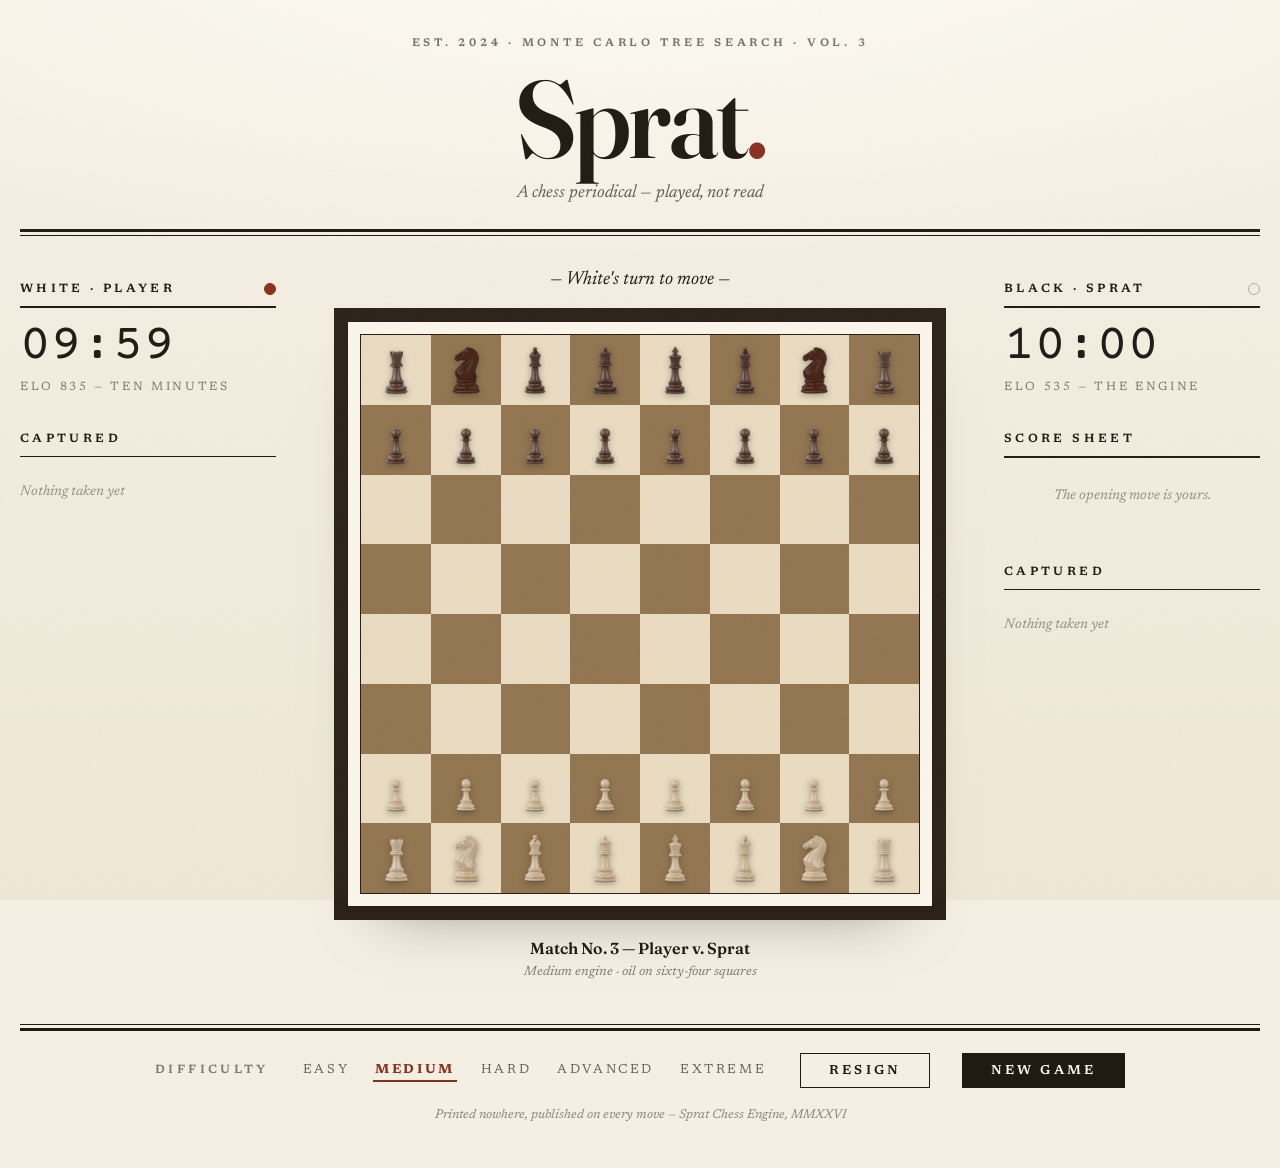
<file: index.html>
<!doctype html>
<html lang="en">
  <head>
    <meta charset="UTF-8" />
    <link rel="icon" type="image/png" href="./favicon.png" />
    <meta name="viewport" content="width=device-width, initial-scale=1.0" />
    <title>Sprat — A Chess Periodical</title>
    <link rel="preconnect" href="https://fonts.googleapis.com" />
    <link rel="preconnect" href="https://fonts.gstatic.com" crossorigin />
    <link
      href="https://fonts.googleapis.com/css2?family=Courier+Prime:wght@400;700&family=Fraunces:ital,opsz,wght@0,9..144,300..900;1,9..144,300..900&family=Newsreader:ital,opsz,wght@0,6..72,300..700;1,6..72,300..700&display=swap"
      rel="stylesheet"
    />
    <script type="module" crossorigin src="./assets/index-D6IhdgIX.js"></script>
    <link rel="stylesheet" crossorigin href="./assets/index-BWhqrJd7.css">
  </head>
  <body>
    <div id="root"></div>
  </body>
</html>
</file>
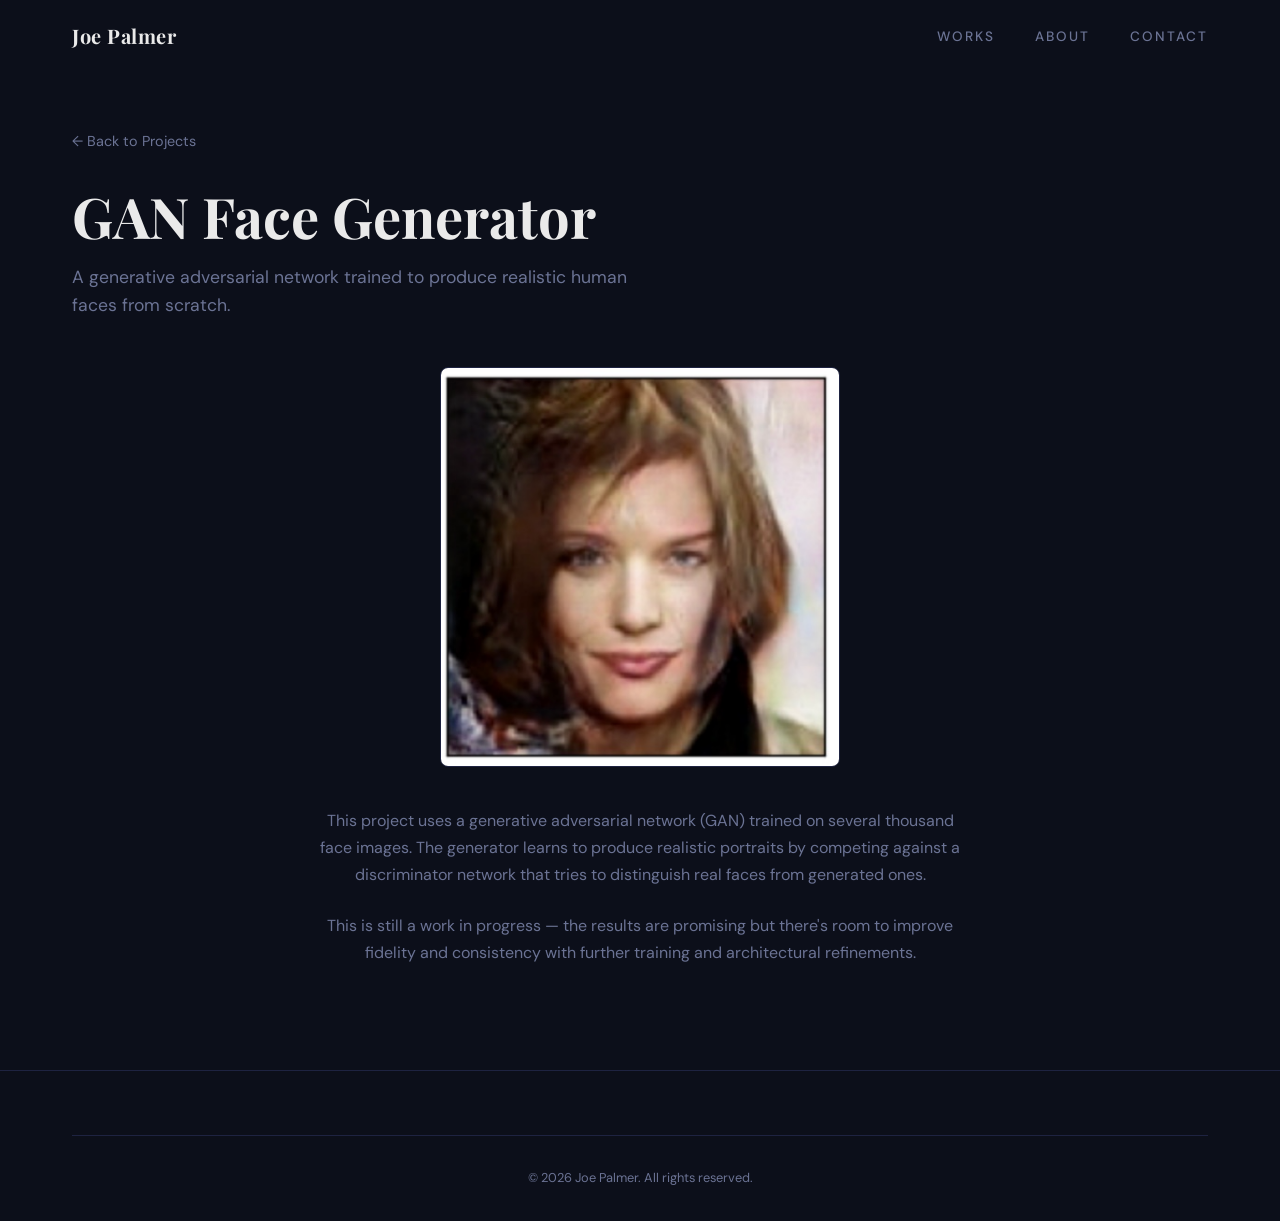
<file: projects/gan.html>
<!DOCTYPE html>
<html lang="en">
<head>
    <meta charset="UTF-8">
    <meta name="viewport" content="width=device-width, initial-scale=1.0">
    <title>GAN Face Generator — Joe Palmer</title>
    <link rel="preconnect" href="https://fonts.googleapis.com">
    <link rel="preconnect" href="https://fonts.gstatic.com" crossorigin>
    <link href="https://fonts.googleapis.com/css2?family=DM+Sans:wght@400;500;700&family=Playfair+Display:wght@700&display=swap" rel="stylesheet">
    <link rel="stylesheet" href="../css/style.css">
    <style>
        .gan-image {
            max-width: 400px;
            border-radius: 8px;
            border: 1px solid var(--border);
        }
        .project-content {
            max-width: 640px;
            margin: 0 auto;
            text-align: center;
        }
        .project-content p {
            color: var(--text-secondary);
            line-height: 1.7;
            margin-bottom: 1.5rem;
        }
    </style>
</head>
<body>

<!-- Navigation -->
<nav class="nav scrolled" id="nav">
    <div class="container">
        <a href="../index.html" class="nav-logo">Joe Palmer</a>
        <button class="nav-toggle" id="navToggle" aria-label="Toggle navigation">
            <span></span><span></span><span></span>
        </button>
        <ul class="nav-links" id="navLinks">
            <li><a href="../index.html#works">Works</a></li>
            <li><a href="../index.html#about">About</a></li>
            <li><a href="../index.html#contact">Contact</a></li>
        </ul>
    </div>
</nav>

<!-- Project Header -->
<section class="project-hero">
    <div class="container">
        <a href="../index.html#personal" class="back-link">&larr; Back to Projects</a>
        <h1>GAN Face Generator</h1>
        <p>A generative adversarial network trained to produce realistic human faces from scratch.</p>
    </div>
</section>

<!-- Project Content -->
<section class="project-embed">
    <div class="container">
        <div class="project-content">
            <img src="images/Gan_1.png" alt="GAN-generated face" class="gan-image">
            <p style="margin-top: 2rem;">This project uses a generative adversarial network (GAN) trained on several thousand face images. The generator learns to produce realistic portraits by competing against a discriminator network that tries to distinguish real faces from generated ones.</p>
            <p>This is still a work in progress — the results are promising but there's room to improve fidelity and consistency with further training and architectural refinements.</p>
        </div>
    </div>
</section>

<!-- Footer -->
<footer class="footer">
    <div class="container">
        <div class="footer-bottom">
            &copy; 2026 Joe Palmer. All rights reserved.
        </div>
    </div>
</footer>

<script>
    // Page entrance fade
    document.addEventListener('DOMContentLoaded', function() {
        document.body.classList.add('loaded');
    });

    // Nav scroll effect
    var nav = document.getElementById('nav');
    window.addEventListener('scroll', function() {
        nav.classList.toggle('scrolled', window.scrollY > 50);
    });

    // Mobile nav toggle
    var toggle = document.getElementById('navToggle');
    var links = document.getElementById('navLinks');
    toggle.addEventListener('click', function() {
        links.classList.toggle('open');
    });
</script>
</body>
</html>
</file>
<file: assets/index-BWhqrJd7.css>
:root{font-family:Newsreader,Georgia,Times New Roman,serif;line-height:1.5;font-weight:400;color-scheme:light;color:#211a12;background-color:#f4efe3;font-synthesis:none;text-rendering:optimizeLegibility;-webkit-font-smoothing:antialiased;-moz-osx-font-smoothing:grayscale}body{margin:0;min-width:320px;min-height:100vh;overflow-x:hidden;background-color:#f4efe3;background-image:radial-gradient(ellipse 120% 60% at 50% -10%,#fffdf6e6,#f4efe300 70%),linear-gradient(180deg,#f6f1e6,#efe8d8);background-attachment:fixed}body:after{content:"";position:fixed;top:0;right:0;bottom:0;left:0;pointer-events:none;z-index:2000;background-image:url("data:image/svg+xml,%3Csvg xmlns='http://www.w3.org/2000/svg' width='180' height='180'%3E%3Cfilter id='n'%3E%3CfeTurbulence type='fractalNoise' baseFrequency='0.85' numOctaves='2' stitchTiles='stitch'/%3E%3CfeColorMatrix type='saturate' values='0'/%3E%3CfeComponentTransfer%3E%3CfeFuncA type='linear' slope='0.045'/%3E%3C/feComponentTransfer%3E%3C/filter%3E%3Crect width='100%25' height='100%25' filter='url(%23n)'/%3E%3C/svg%3E")}::selection{background:#8a2f1d;color:#faf6ec}button{font-family:inherit}@keyframes rise{0%{opacity:0;transform:translateY(16px)}to{opacity:1;transform:translateY(0)}}*::-webkit-scrollbar{width:8px}*::-webkit-scrollbar-track{background:transparent}*::-webkit-scrollbar-thumb{background:#211a1240}*::-webkit-scrollbar-thumb:hover{background:#211a1273}
</file>
<file: css/style.css>
/* =============================================
   Design System & Variables
   ============================================= */
:root {
    --bg: #0c0f1a;
    --surface: #141829;
    --surface-hover: #1c2240;
    --accent: #e94560;
    --text: #eaeaea;
    --text-secondary: #6b7394;
    --border: #1e2341;
    --max-width: 1200px;
}

/* =============================================
   Reset & Base
   ============================================= */
*, *::before, *::after {
    margin: 0;
    padding: 0;
    box-sizing: border-box;
}

html {
    scroll-behavior: smooth;
}

body {
    font-family: 'DM Sans', sans-serif;
    background-color: var(--bg);
    color: var(--text);
    line-height: 1.6;
    -webkit-font-smoothing: antialiased;
    opacity: 0;
    transition: opacity 0.6s ease;
}

body.loaded {
    opacity: 1;
}

a {
    color: inherit;
    text-decoration: none;
}

img {
    max-width: 100%;
}

.container {
    max-width: var(--max-width);
    margin: 0 auto;
    padding: 0 2rem;
}

/* =============================================
   Typography
   ============================================= */
h1, h2, h3 {
    font-family: 'Playfair Display', serif;
    font-weight: 700;
    line-height: 1.1;
}

/* =============================================
   Navigation
   ============================================= */
.nav {
    position: fixed;
    top: 0;
    left: 0;
    right: 0;
    z-index: 100;
    padding: 1.25rem 0;
    transition: background-color 0.3s ease, backdrop-filter 0.3s ease;
}

.nav.scrolled {
    background-color: rgba(12, 15, 26, 0.85);
    backdrop-filter: blur(12px);
    -webkit-backdrop-filter: blur(12px);
    border-bottom: 1px solid var(--border);
}

.nav .container {
    display: flex;
    justify-content: space-between;
    align-items: center;
}

.nav-logo {
    font-family: 'Playfair Display', serif;
    font-size: 1.25rem;
    font-weight: 700;
    letter-spacing: 0.5px;
}

.nav-links {
    display: flex;
    gap: 2.5rem;
    list-style: none;
}

.nav-links a {
    font-size: 0.85rem;
    font-weight: 500;
    letter-spacing: 2px;
    text-transform: uppercase;
    color: var(--text-secondary);
    transition: color 0.3s ease;
    position: relative;
}

.nav-links a::after {
    content: '';
    position: absolute;
    bottom: -4px;
    left: 0;
    width: 100%;
    height: 1px;
    background: var(--accent);
    transform: scaleX(0);
    transform-origin: left;
    transition: transform 0.3s cubic-bezier(0.16, 1, 0.3, 1);
}

.nav-links a:hover {
    color: var(--text);
}

.nav-links a:hover::after {
    transform: scaleX(1);
}

/* =============================================
   Hero Section
   ============================================= */
.hero {
    min-height: 100vh;
    display: flex;
    align-items: center;
    position: relative;
    overflow: hidden;
}

.hero-content {
    position: relative;
    z-index: 2;
}

.hero h1 {
    font-size: clamp(3rem, 8vw, 6rem);
    color: var(--text);
    margin-bottom: 1rem;
}

.hero h1 .accent {
    color: var(--accent);
}

.hero-tagline {
    font-size: clamp(1rem, 2vw, 1.25rem);
    color: var(--text-secondary);
    max-width: 500px;
}

.hero-bg {
    position: absolute;
    top: 0;
    left: 0;
    right: 0;
    bottom: 0;
    z-index: 1;
    overflow: hidden;
}

.hero-bg .shape {
    position: absolute;
    border-radius: 50%;
    filter: blur(80px);
    opacity: 0.15;
    animation: float 8s ease-in-out infinite;
}

.hero-bg .shape-1 {
    width: 500px;
    height: 500px;
    background: var(--accent);
    top: -10%;
    right: -5%;
}

.hero-bg .shape-2 {
    width: 350px;
    height: 350px;
    background: #4a5cdb;
    bottom: 10%;
    right: 20%;
    animation-delay: -4s;
}

@keyframes float {
    0%, 100% { transform: translateY(0); }
    50% { transform: translateY(-30px); }
}

.scroll-indicator {
    position: absolute;
    bottom: 2.5rem;
    left: 50%;
    transform: translateX(-50%);
    z-index: 2;
    display: flex;
    flex-direction: column;
    align-items: center;
    gap: 0.5rem;
    color: var(--text-secondary);
    font-size: 0.75rem;
    letter-spacing: 2px;
    text-transform: uppercase;
    animation: pulse 2s ease-in-out infinite;
    transition: opacity 0.6s ease;
}

.scroll-indicator.hidden {
    opacity: 0;
    pointer-events: none;
    animation: none;
}

.scroll-indicator span {
    display: block;
    width: 1px;
    height: 40px;
    background: linear-gradient(to bottom, var(--text-secondary), transparent);
}

@keyframes pulse {
    0%, 100% { opacity: 1; }
    50% { opacity: 0.4; }
}

/* =============================================
   Section Shared
   ============================================= */
.section {
    padding: 7rem 0;
}

.section-header {
    margin-bottom: 3.5rem;
}

.section-label {
    font-size: 0.8rem;
    letter-spacing: 3px;
    text-transform: uppercase;
    color: var(--accent);
    margin-bottom: 0.75rem;
}

.section-title {
    font-size: clamp(2rem, 4vw, 2.75rem);
}

/* =============================================
   Projects Grid
   ============================================= */
.projects-grid {
    display: grid;
    grid-template-columns: repeat(3, 1fr);
    gap: 2rem;
}

.project-card {
    background: var(--surface);
    border: 1px solid var(--border);
    border-radius: 16px;
    padding: 2rem;
    display: flex;
    flex-direction: column;
    gap: 1rem;
    transition: transform 0.35s ease, box-shadow 0.35s ease, background-color 0.35s ease;
}

.project-card:hover {
    transform: translateY(-6px);
    box-shadow: 0 20px 50px rgba(0, 0, 0, 0.4);
    background-color: var(--surface-hover);
}

@keyframes fadeInUp {
    from {
        opacity: 0;
        transform: translateY(30px);
    }
    to {
        opacity: 1;
        transform: translateY(0);
    }
}

/* =============================================
   Scroll Reveal System
   ============================================= */
.reveal {
    opacity: 0;
    transform: translateY(30px);
    transition: opacity 0.8s cubic-bezier(0.16, 1, 0.3, 1),
                transform 0.8s cubic-bezier(0.16, 1, 0.3, 1);
}

.reveal.revealed {
    opacity: 1;
    transform: translateY(0);
}

.projects-grid .reveal:nth-child(1) { transition-delay: 0s; }
.projects-grid .reveal:nth-child(2) { transition-delay: 0.1s; }
.projects-grid .reveal:nth-child(3) { transition-delay: 0.15s; }
.projects-grid .reveal:nth-child(4) { transition-delay: 0.2s; }

.card-number {
    font-family: 'Playfair Display', serif;
    font-size: 2.5rem;
    font-weight: 700;
    color: var(--accent);
    line-height: 1;
}

.card-category {
    font-size: 0.7rem;
    letter-spacing: 3px;
    text-transform: uppercase;
    color: var(--text-secondary);
}

.card-title {
    font-size: 1.5rem;
    font-family: 'Playfair Display', serif;
}

.card-desc {
    font-size: 0.95rem;
    color: var(--text-secondary);
    line-height: 1.6;
}

.card-tags {
    display: flex;
    flex-wrap: wrap;
    gap: 0.5rem;
    margin-top: auto;
}

.tag {
    font-size: 0.7rem;
    padding: 0.3rem 0.75rem;
    border-radius: 100px;
    background: rgba(233, 69, 96, 0.1);
    color: var(--accent);
    letter-spacing: 0.5px;
}

.card-link {
    display: inline-flex;
    align-items: center;
    gap: 0.5rem;
    font-size: 0.9rem;
    font-weight: 500;
    color: var(--text);
    margin-top: 0.5rem;
    transition: color 0.3s ease, gap 0.3s ease;
}

.card-link:hover {
    color: var(--accent);
    gap: 0.75rem;
}

/* =============================================
   About Section
   ============================================= */
.about-grid {
    display: grid;
    grid-template-columns: 1fr 1fr;
    gap: 4rem;
    align-items: start;
}

.about-text p {
    color: var(--text-secondary);
    font-size: 1.05rem;
    line-height: 1.8;
    margin-bottom: 1.5rem;
}

.skills-list {
    display: flex;
    flex-wrap: wrap;
    gap: 0.6rem;
}

.skill-pill {
    font-size: 0.8rem;
    padding: 0.4rem 1rem;
    border-radius: 100px;
    border: 1px solid var(--border);
    color: var(--text-secondary);
    opacity: 0;
    transform: translateY(10px);
    transition: opacity 0.4s ease, transform 0.4s ease,
                border-color 0.3s ease, color 0.3s ease;
}

.skill-pill.revealed {
    opacity: 1;
    transform: translateY(0);
}

.skill-pill:hover {
    border-color: var(--accent);
    color: var(--text);
}

.about-decoration {
    display: flex;
    justify-content: center;
    align-items: center;
    min-height: 300px;
}

.decoration-box {
    width: 250px;
    height: 250px;
    border: 2px solid var(--border);
    border-radius: 24px;
    position: relative;
    display: flex;
    justify-content: center;
    align-items: center;
}

.decoration-box::before {
    content: '';
    position: absolute;
    inset: -20px;
    border: 1px solid var(--border);
    border-radius: 32px;
    opacity: 0.5;
}

.decoration-box .initials {
    font-family: 'Playfair Display', serif;
    font-size: 4rem;
    font-weight: 700;
    color: var(--accent);
    opacity: 0.3;
}

/* =============================================
   Footer / Contact
   ============================================= */
.footer {
    border-top: 1px solid var(--border);
    padding: 4rem 0 2rem;
}

.footer-content {
    display: flex;
    justify-content: space-between;
    align-items: start;
    margin-bottom: 3rem;
}

.footer-title {
    font-size: 1.5rem;
    font-family: 'Playfair Display', serif;
    margin-bottom: 0.5rem;
}

.footer-subtitle {
    color: var(--text-secondary);
    font-size: 0.95rem;
}

.footer-links {
    display: flex;
    gap: 2rem;
}

.footer-links a {
    color: var(--text-secondary);
    font-size: 0.9rem;
    transition: color 0.3s ease;
}

.footer-links a:hover {
    color: var(--accent);
}

.footer-bottom {
    text-align: center;
    padding-top: 2rem;
    border-top: 1px solid var(--border);
    color: var(--text-secondary);
    font-size: 0.8rem;
}

/* =============================================
   Project Page
   ============================================= */
.project-hero {
    padding-top: 8rem;
    padding-bottom: 3rem;
}

.back-link {
    display: inline-flex;
    align-items: center;
    gap: 0.5rem;
    color: var(--text-secondary);
    font-size: 0.9rem;
    margin-bottom: 2rem;
    transition: color 0.3s ease;
}

.back-link:hover {
    color: var(--accent);
}

.project-hero h1 {
    font-size: clamp(2rem, 5vw, 3.5rem);
    margin-bottom: 1rem;
}

.project-hero p {
    font-size: 1.1rem;
    color: var(--text-secondary);
    max-width: 600px;
}

.project-embed {
    padding-bottom: 5rem;
}

/* =============================================
   Hero Fade-in Animation
   ============================================= */
.fade-up {
    opacity: 0;
    transform: translateY(20px);
    animation: fadeInUp 0.8s ease forwards;
}

.fade-up-delay-1 { animation-delay: 0.2s; }
.fade-up-delay-2 { animation-delay: 0.4s; }
.fade-up-delay-3 { animation-delay: 0.6s; }

/* =============================================
   Mobile Nav Toggle
   ============================================= */
.nav-toggle {
    display: none;
    background: none;
    border: none;
    cursor: pointer;
    padding: 0.5rem;
}

.nav-toggle span {
    display: block;
    width: 24px;
    height: 2px;
    background: var(--text);
    margin: 5px 0;
    transition: transform 0.3s ease, opacity 0.3s ease;
}

/* =============================================
   Reduced Motion
   ============================================= */
@media (prefers-reduced-motion: reduce) {
    .reveal {
        opacity: 1;
        transform: none;
        transition: none;
    }

    .skill-pill {
        opacity: 1;
        transform: none;
        transition: border-color 0.3s ease, color 0.3s ease;
    }

    body {
        opacity: 1;
        transition: none;
    }
}

/* =============================================
   Responsive
   ============================================= */
@media (max-width: 1024px) {
    .projects-grid {
        grid-template-columns: repeat(2, 1fr);
    }

    .about-grid {
        grid-template-columns: 1fr;
        gap: 3rem;
    }

    .about-decoration {
        display: none;
    }
}

@media (max-width: 640px) {
    .projects-grid {
        grid-template-columns: 1fr;
    }

    .nav-links {
        display: none;
        position: absolute;
        top: 100%;
        left: 0;
        right: 0;
        flex-direction: column;
        background: rgba(12, 15, 26, 0.95);
        backdrop-filter: blur(12px);
        padding: 1.5rem 2rem;
        gap: 1.5rem;
        border-bottom: 1px solid var(--border);
    }

    .nav-links.open {
        display: flex;
    }

    .nav-toggle {
        display: block;
    }

    .footer-content {
        flex-direction: column;
        gap: 2rem;
    }

    .section {
        padding: 5rem 0;
    }

    .container {
        padding: 0 1.25rem;
    }
}
</file>
